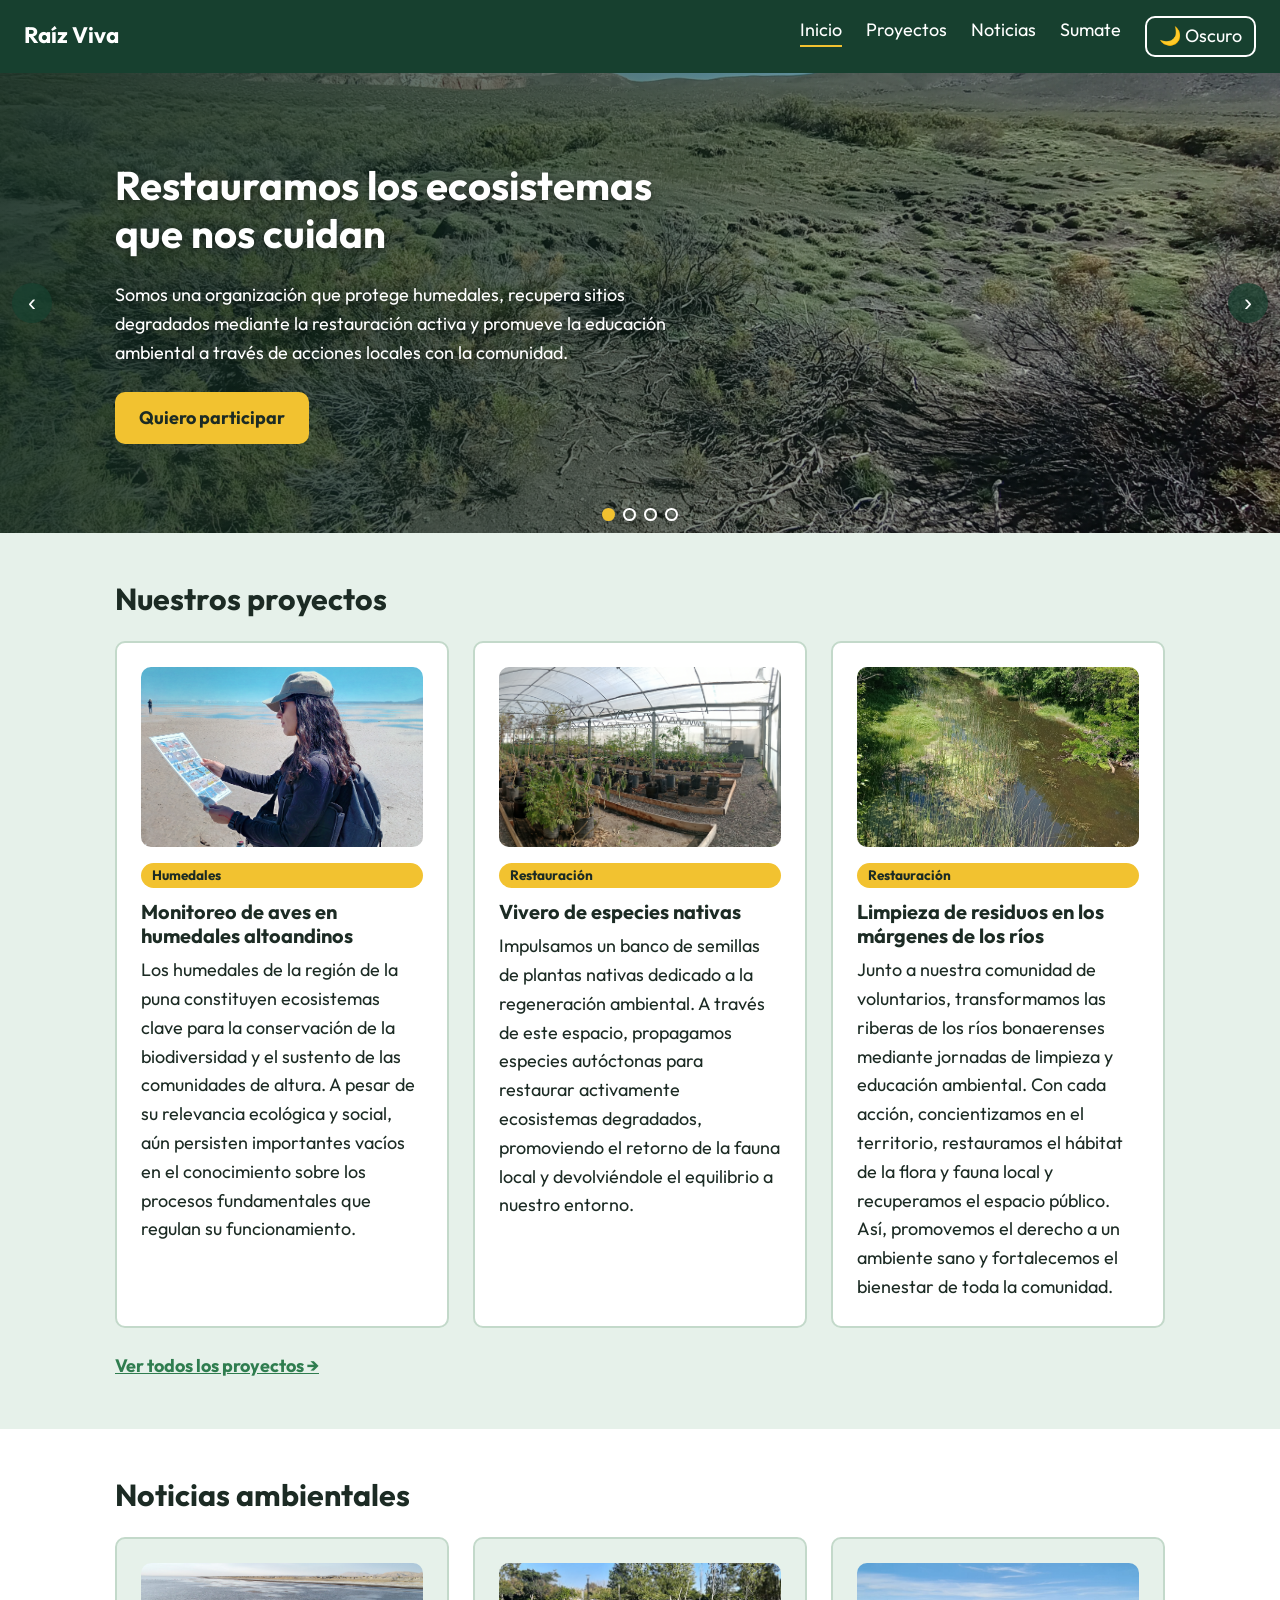
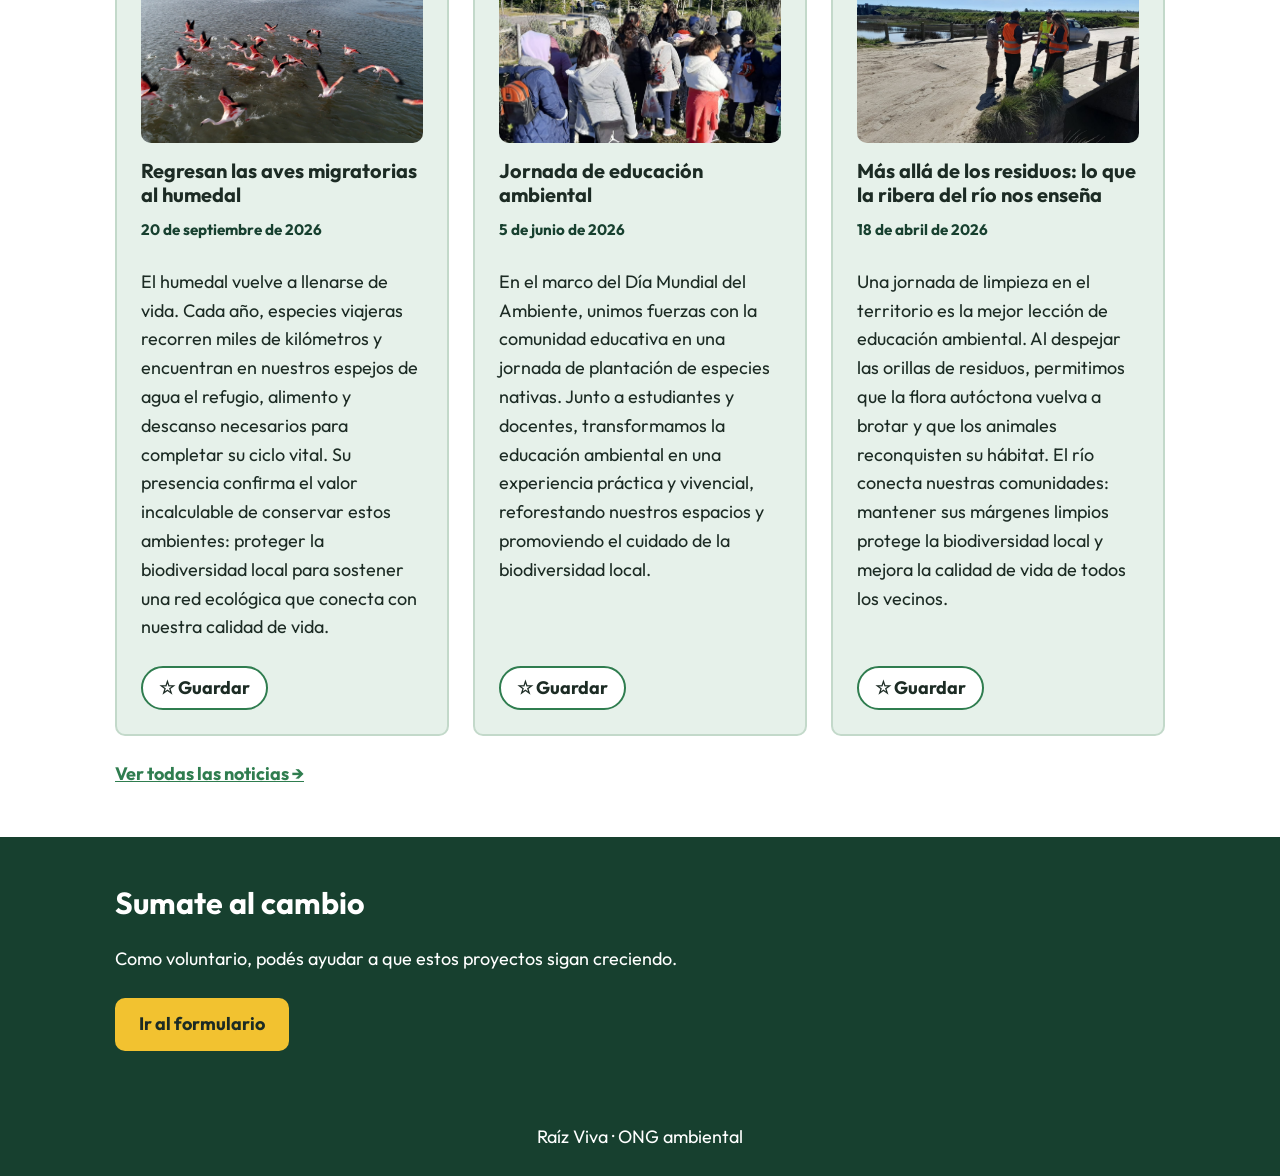
<file: index.html>
<!DOCTYPE html>
<html lang="es">
<head>
  <meta charset="UTF-8">
  <meta name="viewport" content="width=device-width, initial-scale=1">
  <title>Raíz Viva | ONG ambiental</title>
  <meta name="description" content="Proyectos de conservación y noticias ambientales de la ONG Raíz Viva.">
  <link rel="preconnect" href="https://fonts.googleapis.com">
  <link rel="preconnect" href="https://fonts.gstatic.com" crossorigin>
  <link href="https://fonts.googleapis.com/css2?family=Outfit:wght@400;700&display=swap" rel="stylesheet">
  <link rel="stylesheet" href="css/styles.css">
</head>
<body data-base="">
  <header>
    <a class="logo" href="index.html">Raíz Viva</a>
    <nav aria-label="Principal">
      <ul>
        <li><a href="index.html" aria-current="page">Inicio</a></li>
        <li><a href="pages/proyectos.html">Proyectos</a></li>
        <li><a href="pages/noticias.html">Noticias</a></li>
        <li><a href="pages/contacto.html">Sumate</a></li>
        <li><button class="boton-tema" id="boton-tema" type="button" aria-pressed="false">🌙 Oscuro</button></li>
      </ul>
    </nav>
  </header>

  <main>
  <section class="hero">
  <div class="carrusel" id="carrusel" aria-roledescription="carrusel" aria-label="Imágenes de nuestros proyectos">
    <div class="diapositivas"></div>
    <button class="flecha anterior" type="button" aria-label="Imagen anterior">‹</button>
    <button class="flecha siguiente" type="button" aria-label="Imagen siguiente">›</button>
    <div class="puntos"></div>
  </div>
  <div class="contenedor">
    <div class="hero-texto">
      <h1>Restauramos los ecosistemas que nos cuidan</h1>
      <p>Somos una organización que protege humedales, recupera sitios degradados mediante la restauración activa y promueve la educación ambiental a través de acciones locales con la comunidad.</p>
      <a class="boton" href="pages/contacto.html">Quiero participar</a>
    </div>
  </div>
</section>

    <section id="proyectos">
      <div class="contenedor">
        <h2>Nuestros proyectos</h2>
        <div class="tarjetas" id="proyectos-destacados"></div>
        <p class="ver-mas"><a href="pages/proyectos.html">Ver todos los proyectos →</a></p>
      </div>
    </section>

    <section id="noticias" class="noticias">
      <div class="contenedor">
        <h2>Noticias ambientales</h2>
        <div class="tarjetas" id="noticias-destacadas"></div>
        <p class="ver-mas"><a href="pages/noticias.html">Ver todas las noticias →</a></p>
      </div>
    </section>

    <section class="cierre">
      <div class="contenedor">
        <h2>Sumate al cambio</h2>
        <p>Como voluntario, podés ayudar a que estos proyectos sigan creciendo.</p>
        <a class="boton" href="pages/contacto.html">Ir al formulario</a>
      </div>
    </section>
  </main>

  <footer>
    <p>Raíz Viva · ONG ambiental</p>
  </footer>

  <script src="js/data.js" defer></script>
  <script src="js/ui.js" defer></script>
  <script src="js/data.js" defer></script>
<script src="js/ui.js" defer></script>
<script src="js/carrusel.js" defer></script>
</body>
</html>
</file>
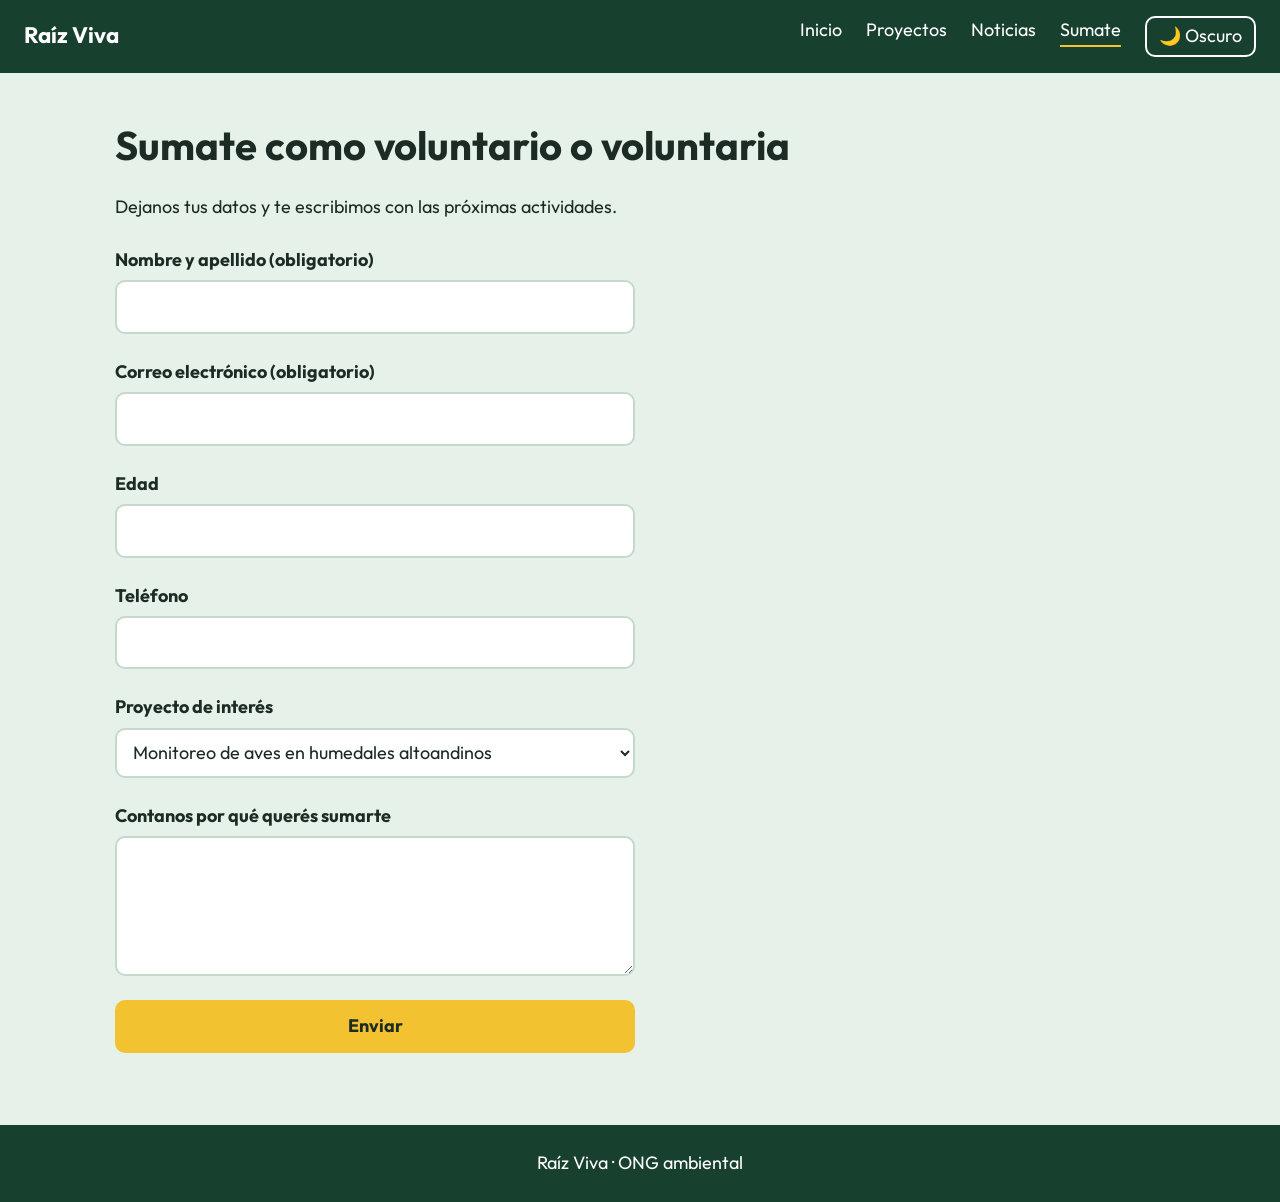
<file: pages/contacto.html>
<!DOCTYPE html>
<html lang="es">
<head>
  <meta charset="UTF-8">
  <meta name="viewport" content="width=device-width, initial-scale=1">
  <title>Sumate | Raíz Viva</title>
  <link rel="preconnect" href="https://fonts.googleapis.com">
  <link rel="preconnect" href="https://fonts.gstatic.com" crossorigin>
  <link href="https://fonts.googleapis.com/css2?family=Outfit:wght@400;700&display=swap" rel="stylesheet">
  <link rel="stylesheet" href="../css/styles.css">
</head>
<body data-base="../">
  <header>
    <a class="logo" href="../index.html">Raíz Viva</a>
    <nav aria-label="Principal">
      <ul>
        <li><a href="../index.html">Inicio</a></li>
        <li><a href="proyectos.html">Proyectos</a></li>
        <li><a href="noticias.html">Noticias</a></li>
        <li><a href="contacto.html" aria-current="page">Sumate</a></li>
        <li><button class="boton-tema" id="boton-tema" type="button" aria-pressed="false">🌙 Oscuro</button></li>
      </ul>
    </nav>
  </header>

  <main>
    <section>
      <div class="contenedor">
        <h1>Sumate como voluntario o voluntaria</h1>
        <p>Dejanos tus datos y te escribimos con las próximas actividades.</p>
        <form id="form-inscripcion">
          <div class="campo">
            <label for="nombre">Nombre y apellido (obligatorio)</label>
            <input type="text" id="nombre" name="nombre" required>
          </div>
          <div class="campo">
            <label for="email">Correo electrónico (obligatorio)</label>
            <input type="email" id="email" name="email" required>
          </div>
          <div class="campo">
            <label for="edad">Edad</label>
            <input type="number" id="edad" name="edad" min="16" max="99">
          </div>
          <div class="campo">
            <label for="telefono">Teléfono</label>
            <input type="tel" id="telefono" name="telefono">
          </div>
          <div class="campo">
            <label for="proyecto">Proyecto de interés</label>
            <select id="proyecto" name="proyecto"></select>
          </div>
          <div class="campo">
            <label for="mensaje">Contanos por qué querés sumarte</label>
            <textarea id="mensaje" name="mensaje" rows="4"></textarea>
          </div>
          <button class="boton" type="submit">Enviar</button>
          <p id="confirmacion" class="confirmacion" role="status"></p>
        </form>
      </div>
    </section>
  </main>

  <footer>
    <p>Raíz Viva · ONG ambiental</p>
  </footer>

  <script src="../js/data.js" defer></script>
  <script src="../js/ui.js" defer></script>
  <script src="../js/contacto.js" defer></script>
</body>
</html>
</file>
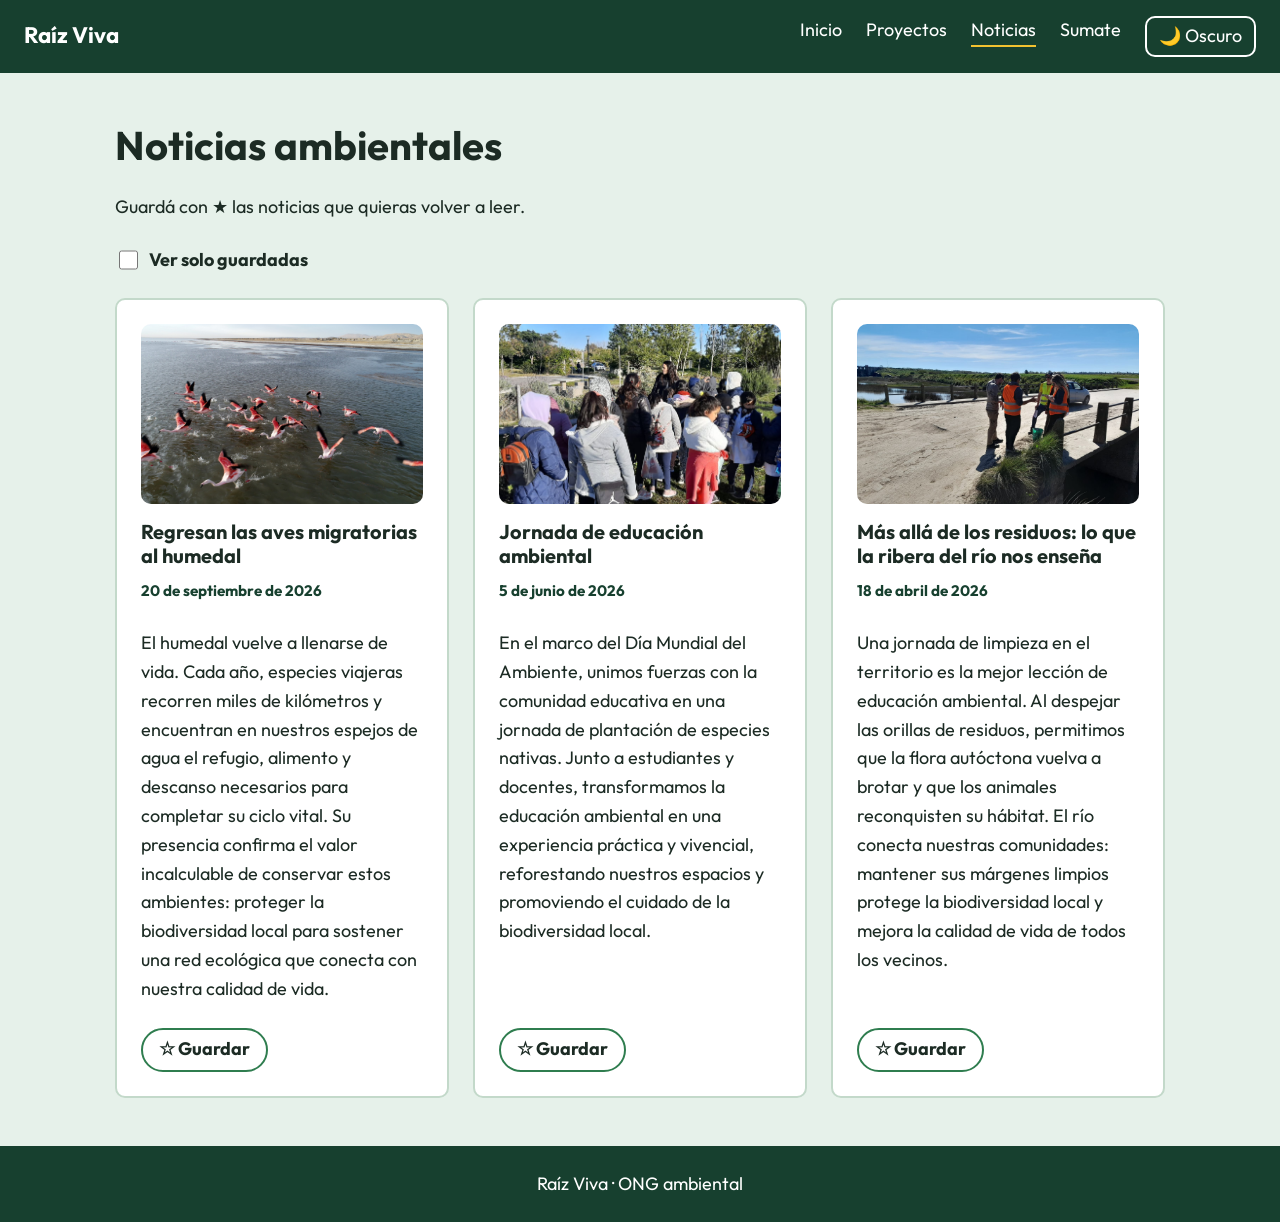
<file: pages/noticias.html>
<!DOCTYPE html>
<html lang="es">
<head>
  <meta charset="UTF-8">
  <meta name="viewport" content="width=device-width, initial-scale=1">
  <title>Noticias | Raíz Viva</title>
  <link rel="preconnect" href="https://fonts.googleapis.com">
  <link rel="preconnect" href="https://fonts.gstatic.com" crossorigin>
  <link href="https://fonts.googleapis.com/css2?family=Outfit:wght@400;700&display=swap" rel="stylesheet">
  <link rel="stylesheet" href="../css/styles.css">
</head>
<body data-base="../">
  <header>
    <a class="logo" href="../index.html">Raíz Viva</a>
    <nav aria-label="Principal">
      <ul>
        <li><a href="../index.html">Inicio</a></li>
        <li><a href="proyectos.html">Proyectos</a></li>
        <li><a href="noticias.html" aria-current="page">Noticias</a></li>
        <li><a href="contacto.html">Sumate</a></li>
        <li><button class="boton-tema" id="boton-tema" type="button" aria-pressed="false">🌙 Oscuro</button></li>
      </ul>
    </nav>
  </header>

  <main>
    <section>
      <div class="contenedor">
        <h1>Noticias ambientales</h1>
        <p>Guardá con ★ las noticias que quieras volver a leer.</p>
        <div class="barra-herramientas">
          <label class="casilla"><input type="checkbox" id="solo-guardadas"> Ver solo guardadas</label>
        </div>
        <div class="tarjetas" id="lista-noticias" aria-live="polite"></div>
      </div>
    </section>
  </main>

  <footer>
    <p>Raíz Viva · ONG ambiental</p>
  </footer>

  <script src="../js/data.js" defer></script>
  <script src="../js/ui.js" defer></script>
</body>
</html>
</file>
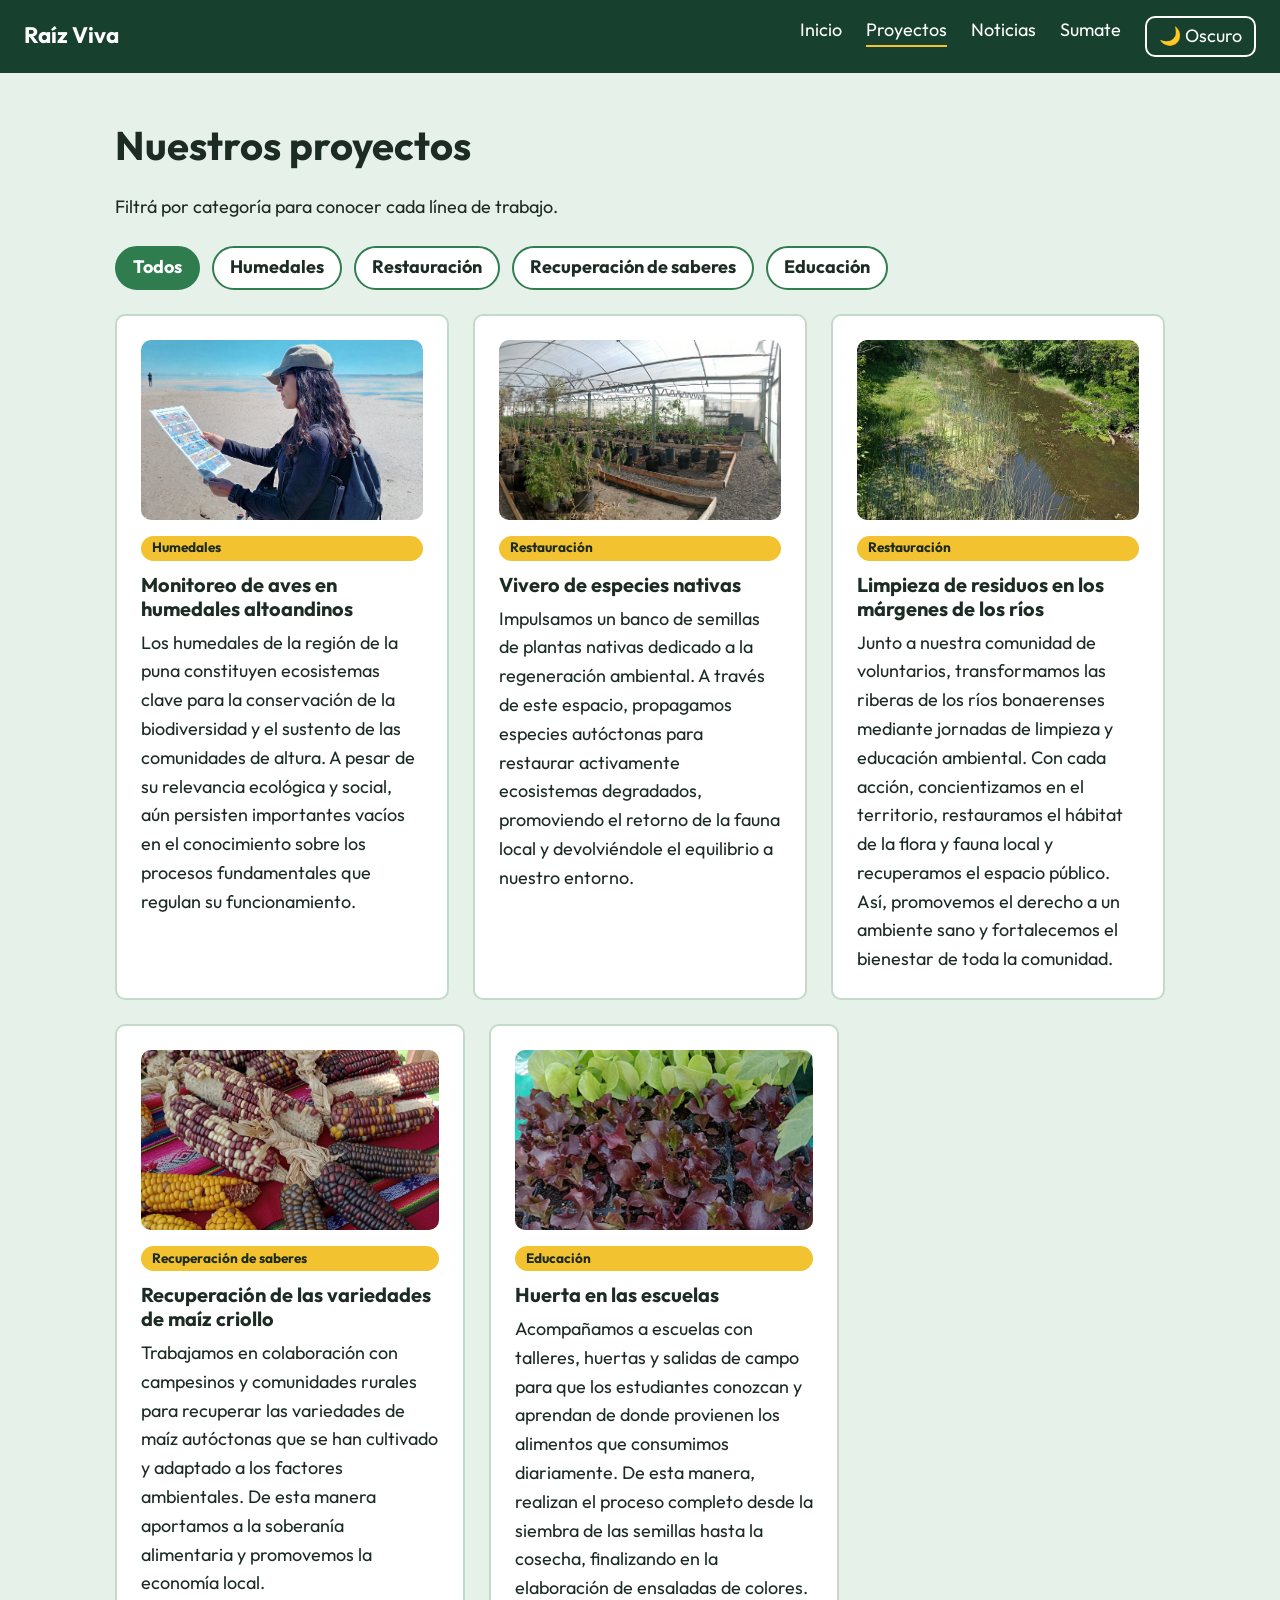
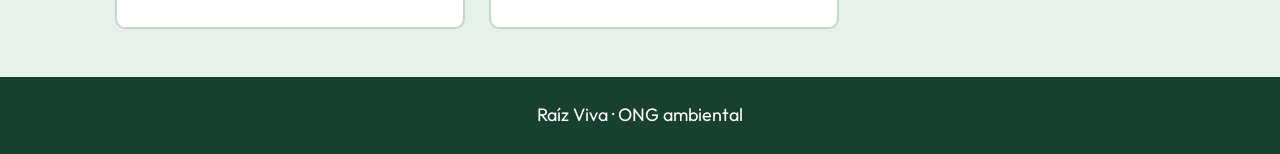
<file: pages/proyectos.html>
<!DOCTYPE html>
<html lang="es">
<head>
  <meta charset="UTF-8">
  <meta name="viewport" content="width=device-width, initial-scale=1">
  <title>Proyectos | Raíz Viva</title>
  <link rel="preconnect" href="https://fonts.googleapis.com">
  <link rel="preconnect" href="https://fonts.gstatic.com" crossorigin>
  <link href="https://fonts.googleapis.com/css2?family=Outfit:wght@400;700&display=swap" rel="stylesheet">
  <link rel="stylesheet" href="../css/styles.css">
</head>
<body data-base="../">
  <header>
    <a class="logo" href="../index.html">Raíz Viva</a>
    <nav aria-label="Principal">
      <ul>
        <li><a href="../index.html">Inicio</a></li>
        <li><a href="proyectos.html" aria-current="page">Proyectos</a></li>
        <li><a href="noticias.html">Noticias</a></li>
        <li><a href="contacto.html">Sumate</a></li>
        <li><button class="boton-tema" id="boton-tema" type="button" aria-pressed="false">🌙 Oscuro</button></li>
      </ul>
    </nav>
  </header>

  <main>
    <section>
      <div class="contenedor">
        <h1>Nuestros proyectos</h1>
        <p>Filtrá por categoría para conocer cada línea de trabajo.</p>
        <div class="barra-herramientas" id="filtros"></div>
        <div class="tarjetas" id="lista-proyectos" aria-live="polite"></div>
      </div>
    </section>
  </main>

  <footer>
    <p>Raíz Viva · ONG ambiental</p>
  </footer>

  <script src="../js/data.js" defer></script>
  <script src="../js/ui.js" defer></script>
</body>
</html>
</file>
<file: css/styles.css>
:root {
  --verde-oscuro: #17402f;
  --verde: #2f7d4f;
  --hoja: #e6f1ea;
  --blanco: #ffffff;
  --sol: #f2c230;
  --texto: #1c2b24;
  --linea: #c3d9ca;
  --espacio: 1.5rem;
  --radio: 10px;
}

* { box-sizing: border-box; }

body {
  margin: 0;
  font-family: "Outfit", Arial, sans-serif;
  font-size: 1.125rem;
  line-height: 1.6;
  color: var(--texto);
  background: var(--hoja);
  display: flex;
  flex-direction: column;
  min-height: 100vh;
}

h1, h2, h3 { line-height: 1.2; margin: 0 0 var(--espacio); }
h1 { font-size: 2.5rem; }
h2 { font-size: 1.9rem; }
h3 { font-size: 1.25rem; margin-bottom: .5rem; }
p { margin: 0 0 var(--espacio); max-width: 60ch; }
a { color: var(--verde); }

a:focus-visible, button:focus-visible, input:focus-visible,
select:focus-visible, textarea:focus-visible {
  outline: 3px solid var(--sol);
  outline-offset: 2px;
}


header {
  background: var(--verde-oscuro);
  padding: 1rem var(--espacio);
  display: flex;
  flex-wrap: wrap;
  align-items: center;
  justify-content: space-between;
  gap: 1rem;
}
.logo { color: var(--blanco); font-weight: 700; font-size: 1.4rem; text-decoration: none; }
nav ul { list-style: none; margin: 0; padding: 0; display: flex; flex-wrap: wrap; gap: var(--espacio); }
nav a { color: var(--blanco); text-decoration: none; padding: .25rem 0; border-bottom: 2px solid transparent; }
nav a:hover, nav a[aria-current="page"] { border-bottom-color: var(--sol); }


main { flex: 1; }
section { padding: calc(var(--espacio) * 2) var(--espacio); }
.contenedor { max-width: 1050px; margin: 0 auto; }


.hero { background: var(--blanco); }
.hero .contenedor { display: flex; align-items: center; gap: calc(var(--espacio) * 2); }
.hero-texto { flex: 1 1 50%; }
.hero img { flex: 1 1 50%; min-width: 0; width: 50%; height: 320px; object-fit: cover; border-radius: var(--radio); }

.boton {
  display: inline-block;
  background: var(--sol);
  color: var(--texto);
  font: inherit;
  font-weight: 700;
  padding: .75rem 1.5rem;
  border: 0;
  border-radius: var(--radio);
  text-decoration: none;
  cursor: pointer;
}
.boton:hover { background: #dcae1f; }


.tarjetas { display: flex; flex-wrap: wrap; gap: var(--espacio); }
.tarjeta {
  flex: 1 1 280px;
  background: var(--blanco);
  border: 2px solid var(--linea);
  border-radius: var(--radio);
  padding: var(--espacio);
}
.tarjeta img { width: 100%; height: 180px; object-fit: cover; border-radius: var(--radio); margin-bottom: 1rem; }
.tarjeta p:last-child { margin-bottom: 0; }
   .tarjeta time { font-size: .95rem; color: var(--verde-oscuro); font-weight: 700; }


.noticias { background: var(--blanco); }
.noticias .tarjeta { background: var(--hoja); }
.cierre { background: var(--verde-oscuro); color: var(--blanco); }


form { display: flex; flex-direction: column; gap: var(--espacio); max-width: 520px; }
.campo { display: flex; flex-direction: column; gap: .35rem; }
label { font-weight: 700; }
input, select, textarea {
  font: inherit;
  padding: .65rem .75rem;
  border: 2px solid var(--linea);
  border-radius: var(--radio);
  background: var(--blanco);
  color: var(--texto);
}


footer { background: var(--verde-oscuro); color: var(--blanco); padding: var(--espacio); text-align: center; }
footer p { margin: 0 auto; }


@media (max-width: 768px) {
  h1 { font-size: 2rem; }
  header { flex-direction: column; align-items: flex-start; }
  .hero .contenedor { flex-direction: column; align-items: stretch; }
  .hero img { width: 100%; height: 220px; }
  section { padding: calc(var(--espacio) * 1.5) var(--espacio); }
}


.boton-tema {
  font: inherit;
  color: var(--blanco);
  background: transparent;
  border: 2px solid var(--blanco);
  border-radius: var(--radio);
  padding: .25rem .75rem;
  cursor: pointer;
}
.boton-tema:hover { background: rgba(255, 255, 255, .15); }

.etiqueta {
  display: inline-block;
  background: var(--sol);
  color: #1c2b24;
  font-size: .85rem;
  font-weight: 700;
  padding: .1rem .7rem;
  border-radius: 999px;
  margin-bottom: .75rem;
}

.barra-herramientas { display: flex; flex-wrap: wrap; gap: .75rem; margin-bottom: var(--espacio); }

.filtro, .boton-guardar {
  font: inherit;
  font-weight: 700;
  color: var(--texto);
  background: var(--blanco);
  border: 2px solid var(--verde);
  border-radius: 999px;
  padding: .35rem 1rem;
  cursor: pointer;
}
.filtro[aria-pressed="true"], .boton-guardar[aria-pressed="true"] {
  background: var(--verde);
  color: #ffffff;
}
.boton-guardar { margin-top: auto; align-self: flex-start; }

.casilla { display: flex; align-items: center; gap: .5rem; font-weight: 700; }
.casilla input { width: 1.2rem; height: 1.2rem; accent-color: var(--verde); }

.tarjeta { display: flex; flex-direction: column; transition: transform .2s, box-shadow .2s; }
.tarjeta:hover { transform: translateY(-4px); box-shadow: 0 8px 20px rgba(0, 0, 0, .12); }
.ver-mas { margin: var(--espacio) 0 0; font-weight: 700; }
.confirmacion { color: var(--verde); font-weight: 700; margin: 0; }


body.oscuro {
  --hoja: #0f1f18;
  --blanco: #16291f;
  --texto: #e8f1ec;
  --linea: #2c4a3a;
  --verde: #7fd3a0;
}
body.oscuro .boton { color: #1c2b24; }
body.oscuro .tarjeta time { color: var(--sol); }
body.oscuro .filtro[aria-pressed="true"],
body.oscuro .boton-guardar[aria-pressed="true"] { color: #0f1f18; }

@media (prefers-reduced-motion: reduce) {
  .tarjeta { transition: none; }
  .tarjeta:hover { transform: none; }
}
.tarjeta { max-width: 350px; }

.hero {
  position: relative;
  min-height: 460px;
  display: flex;
  align-items: center;
  overflow: hidden;
}
.hero .contenedor {
  position: relative;
  z-index: 3;
  width: 100%;
  pointer-events: none; 
}
.hero-texto { max-width: 560px; pointer-events: auto; }
.hero h1, .hero p { color: #ffffff; text-shadow: 0 2px 8px rgba(0, 0, 0, .4); }

.carrusel { position: absolute; inset: 0; }
.hero .carrusel img.diapositiva {
  position: absolute;
  inset: 0;
  width: 100%;
  height: 100%;
  border-radius: 0;
  opacity: 0;
  transition: opacity .8s ease;
}
.hero .carrusel img.diapositiva.activa { opacity: 1; }


.carrusel::after {
  content: "";
  position: absolute;
  inset: 0;
  z-index: 1;
  pointer-events: none;
  background: linear-gradient(90deg, rgba(15, 40, 30, .85) 0%, rgba(15, 40, 30, .55) 50%, rgba(15, 40, 30, .15) 100%);
}

.flecha {
  position: absolute;
  z-index: 2;
  top: 50%;
  transform: translateY(-50%);
  width: 2.5rem;
  height: 2.5rem;
  border: 0;
  border-radius: 50%;
  background: rgba(23, 64, 47, .75);
  color: #ffffff;
  font-size: 1.5rem;
  line-height: 1;
  cursor: pointer;
}
.flecha:hover { background: var(--verde-oscuro); }
.carrusel .anterior { left: .75rem; }
.carrusel .siguiente { right: .75rem; }

.puntos {
  position: absolute;
  z-index: 2;
  bottom: .75rem;
  left: 0;
  right: 0;
  display: flex;
  justify-content: center;
  gap: .5rem;
}
.punto {
  width: .8rem;
  height: .8rem;
  padding: 0;
  border: 2px solid #ffffff;
  border-radius: 50%;
  background: transparent;
  cursor: pointer;
}
.punto[aria-current="true"] { background: var(--sol); border-color: var(--sol); }

@media (max-width: 768px) {
  .hero { min-height: 420px; }
  .hero-texto { max-width: 100%; }
  .carrusel::after { background: rgba(15, 40, 30, .65); }
  .carrusel .flecha { display: none; } /* en el celular se usan los puntitos */
}
@media (prefers-reduced-motion: reduce) {
  .hero .carrusel img.diapositiva { transition: none; }
}
</file>
